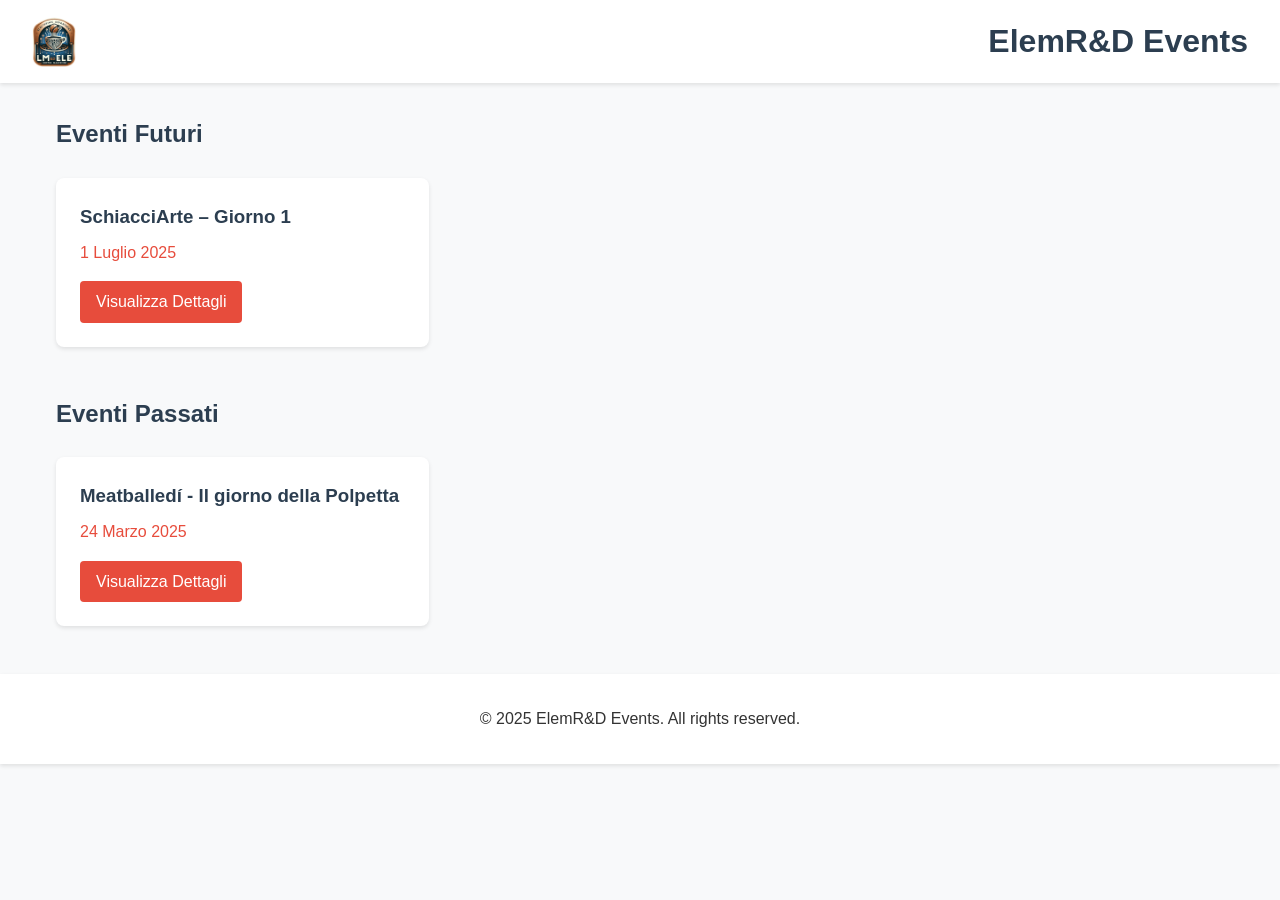
<file: index.html>
<!DOCTYPE html>
<html lang="it">
<head>
    <meta charset="UTF-8">
    <meta name="viewport" content="width=device-width, initial-scale=1.0">
    <title>ElemR&D Events</title>
    <link rel="stylesheet" href="styles.css">
</head>
<body>
    <header>
        <div class="logo-container">
            <!-- Logo placeholder - to be replaced with actual logo -->
            <img src="assets/logo.png" alt="ElemR&D Logo" class="logo">
        </div>
        <h1>ElemR&D Events</h1>
    </header>

    <main>
        <section class="events-section">
            <h2>Eventi Futuri</h2>
            <div class="events-grid">
                <div class="event-card">
                    <h3>SchiacciArte – Giorno 1</h3>
                    <p class="date">1 Luglio 2025</p>
                    <a href="schiacciarte.html" class="event-link">Visualizza Dettagli</a>
                </div>
                <!-- More upcoming events can be added here -->
            </div>
        </section>

        <section class="events-section">
            <h2>Eventi Passati</h2>
            <div class="events-grid">
                <div class="event-card">
                    <h3>Meatballedí - Il giorno della Polpetta</h3>
                    <p class="date">24 Marzo 2025</p>
                    <a href="meatballedi.html" class="event-link">Visualizza Dettagli</a>
                </div>
                <!-- Past events will be added here -->
            </div>
        </section>
    </main>

    <footer>
        <p>&copy; 2025 ElemR&D Events. All rights reserved.</p>
    </footer>
</body>
</html>
</file>
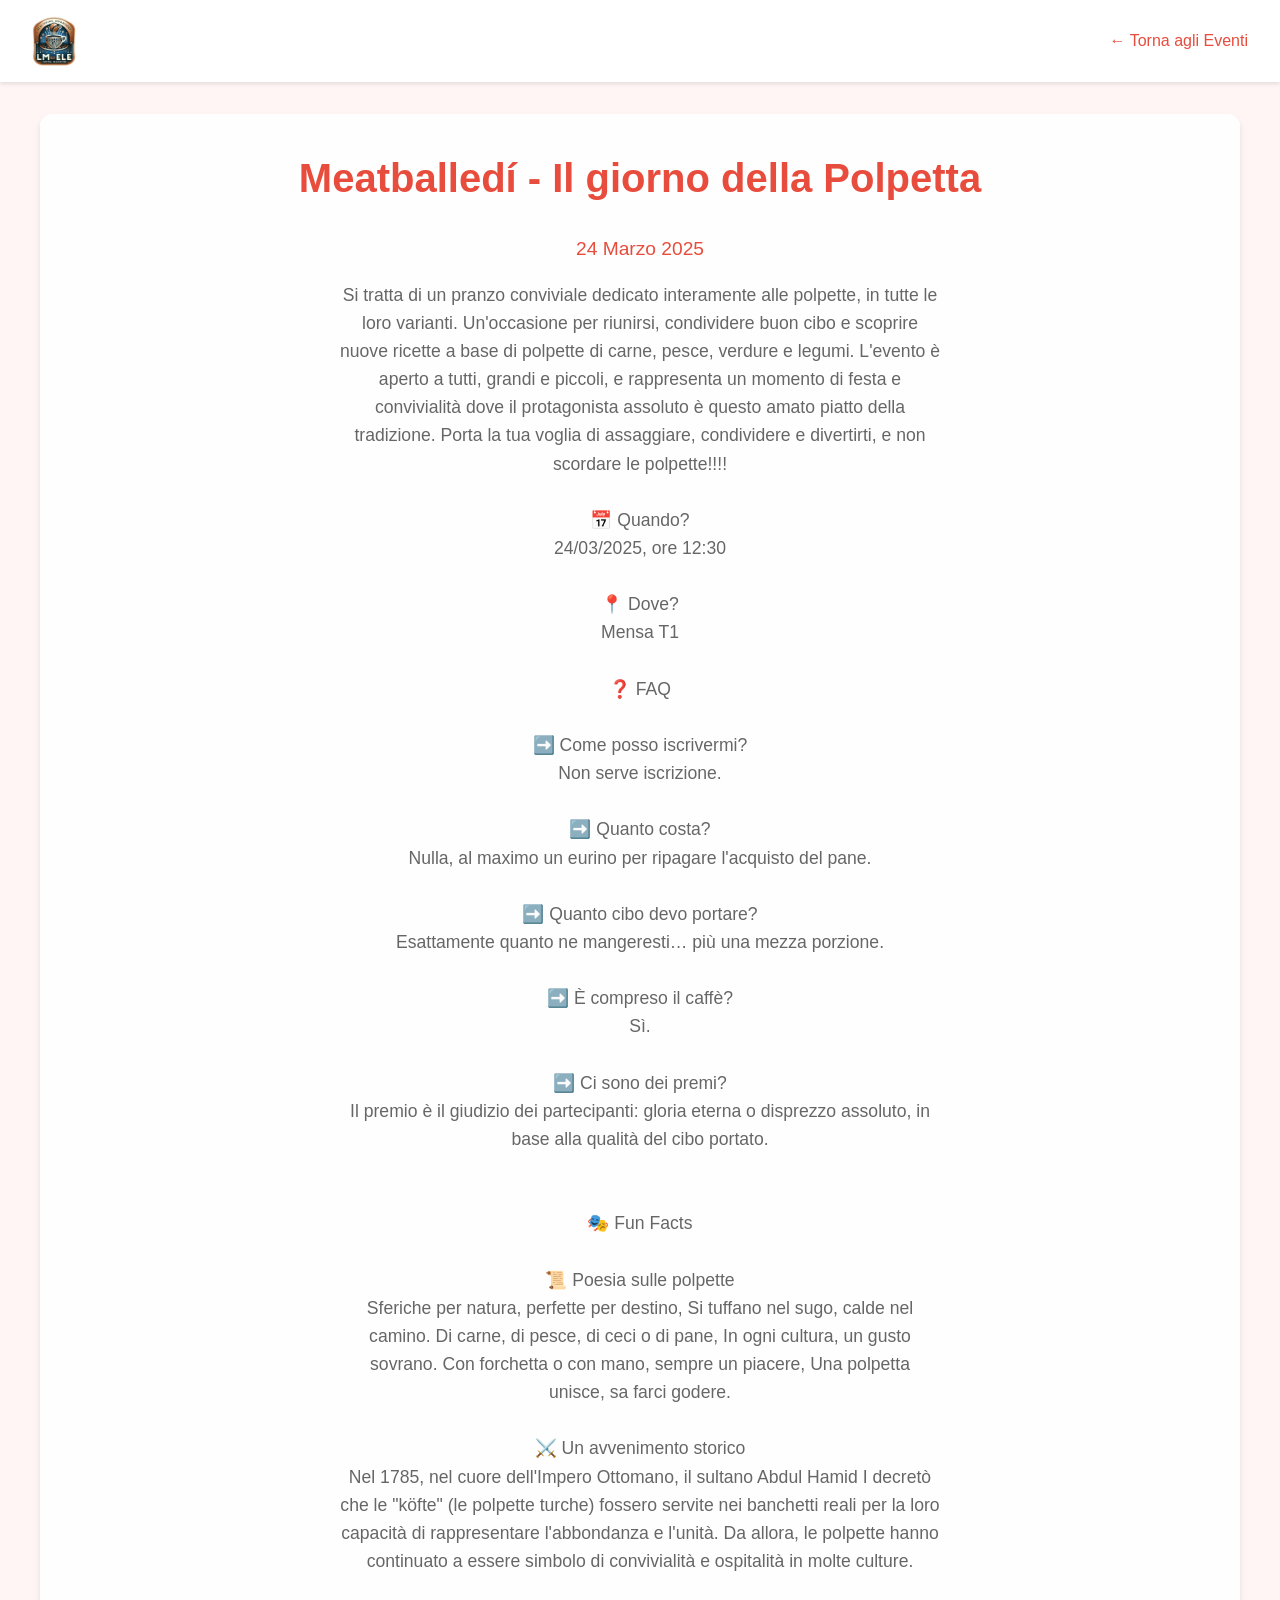
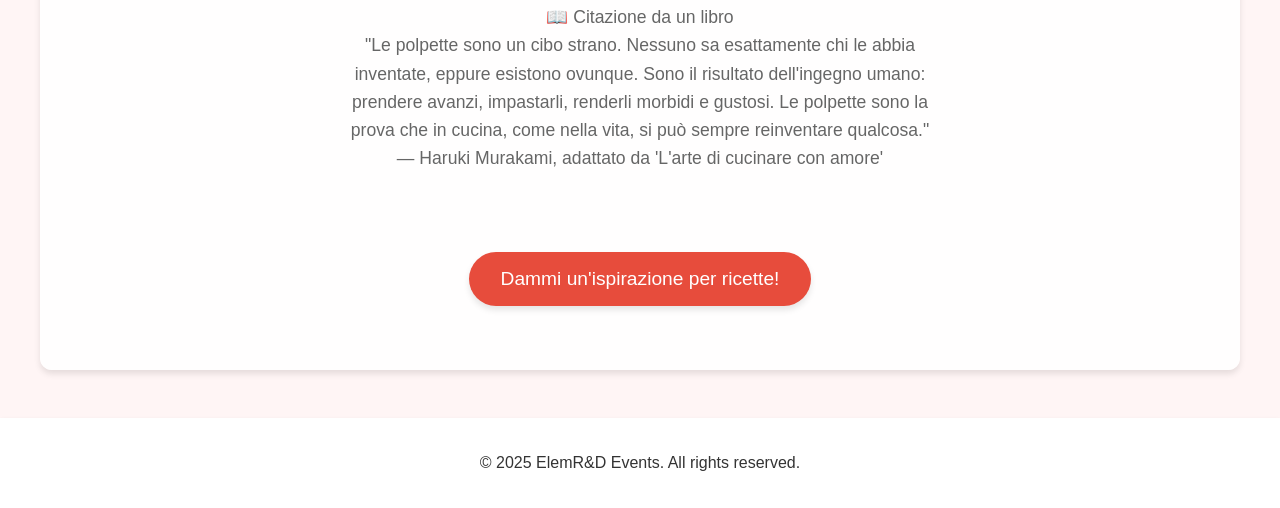
<file: meatballedi.html>
<!DOCTYPE html>
<html lang="it">
<head>
    <meta charset="UTF-8">
    <meta name="viewport" content="width=device-width, initial-scale=1.0">
    <title>Meatballedí - ElemR&D Events</title>
    <link rel="stylesheet" href="styles.css">
    <link rel="stylesheet" href="event-styles.css">
</head>
<body class="event-page">
    <div class="event-background"></div>
    
    <header>
        <div class="logo-container">
            <img src="assets/logo.png" alt="ElemR&D Logo" class="logo">
        </div>
        <a href="index.html" class="back-link">← Torna agli Eventi</a>
    </header>

    <main class="event-content">
        <h1>Meatballedí - Il giorno della Polpetta</h1>
        <div class="event-details">
            <p class="date">24 Marzo 2025</p>
            <p class="description">Si tratta di un pranzo conviviale dedicato interamente alle polpette, in tutte le loro varianti. Un'occasione per riunirsi, condividere buon cibo e scoprire nuove ricette a base di polpette di carne, pesce, verdure e legumi. 
                L'evento è aperto a tutti, grandi e piccoli, e rappresenta un momento di festa e convivialità dove il protagonista assoluto è questo amato piatto della tradizione. Porta la tua voglia di assaggiare, condividere e divertirti, e non scordare le polpette!!!!
                <br>
                <br>
                📅 Quando? <br> 24/03/2025, ore 12:30<br><br>
                📍 Dove? <br>Mensa T1<br>
                <br>
                ❓ FAQ
                <br><br>
                ➡️ Come posso iscrivermi?<br>
                Non serve iscrizione.
                <br><br>
                ➡️ Quanto costa?<br>
                Nulla, al maximo un eurino per ripagare l'acquisto del pane.
                <br><br>
                ➡️ Quanto cibo devo portare?<br>
                Esattamente quanto ne mangeresti… più una mezza porzione.
                <br><br>
                ➡️ È compreso il caffè?<br>
                Sì.
                <br> <br>           
                ➡️ Ci sono dei premi?<br>
                Il premio è il giudizio dei partecipanti: gloria eterna o disprezzo assoluto, in base alla qualità del cibo portato.
                <br><br><br>
                🎭 Fun Facts
                <br><br>
                📜 Poesia sulle polpette
                <br>
                Sferiche per natura, perfette per destino,
                Si tuffano nel sugo, calde nel camino.
                Di carne, di pesce, di ceci o di pane,
                In ogni cultura, un gusto sovrano.
                Con forchetta o con mano, sempre un piacere,
                Una polpetta unisce, sa farci godere.
                <br> <br>   
                ⚔️ Un avvenimento storico
                <br>
                Nel 1785, nel cuore dell'Impero Ottomano, il sultano Abdul Hamid I decretò che le "köfte" (le polpette turche) fossero servite nei banchetti reali per la loro capacità di rappresentare l'abbondanza e l'unità. Da allora, le polpette hanno continuato a essere simbolo di convivialità e ospitalità in molte culture.
                <br><br>
                📖 Citazione da un libro
                <br>
                "Le polpette sono un cibo strano. Nessuno sa esattamente chi le abbia inventate, eppure esistono ovunque. Sono il risultato dell'ingegno umano: prendere avanzi, impastarli, renderli morbidi e gustosi. Le polpette sono la prova che in cucina, come nella vita, si può sempre reinventare qualcosa."
                — Haruki Murakami, adattato da 'L'arte di cucinare con amore'</p>
        </div>

        <!-- <section class="recipes-section">
            <h2>Recipe Collection</h2>
            <div class="recipe-links">
                <a href="#" class="recipe-card">
                    <h3>Classic Italian Meatballs</h3>
                    <p>Traditional recipe with herbs and parmesan</p>
                </a>
                <a href="#" class="recipe-card">
                    <h3>Swedish Meatballs</h3>
                    <p>Creamy sauce and lingonberry jam</p>
                </a>
                <a href="#" class="recipe-card">
                    <h3>Vegetarian Meatballs</h3>
                    <p>Plant-based alternative</p>
                </a>
            </div>
        </section> -->

        <div class="inspiration-section">
            <button id="inspirationButton" class="inspiration-button">Dammi un'ispirazione per ricette!</button>
        </div>
    </main>

    <footer>
        <p>&copy; 2025 ElemR&D Events. All rights reserved.</p>
    </footer>

    <script src="meatball-recipes.js"></script>
    <script src="event-animation.js"></script>
    <script>
        document.getElementById('inspirationButton').addEventListener('click', function() {
            const randomRecipe = meatballRecipes[Math.floor(Math.random() * meatballRecipes.length)];
            const searchUrl = `https://www.google.com/search?q=${encodeURIComponent(randomRecipe)}`;
            window.open(searchUrl, '_blank');
        });
    </script>
</body>
</html>
</file>
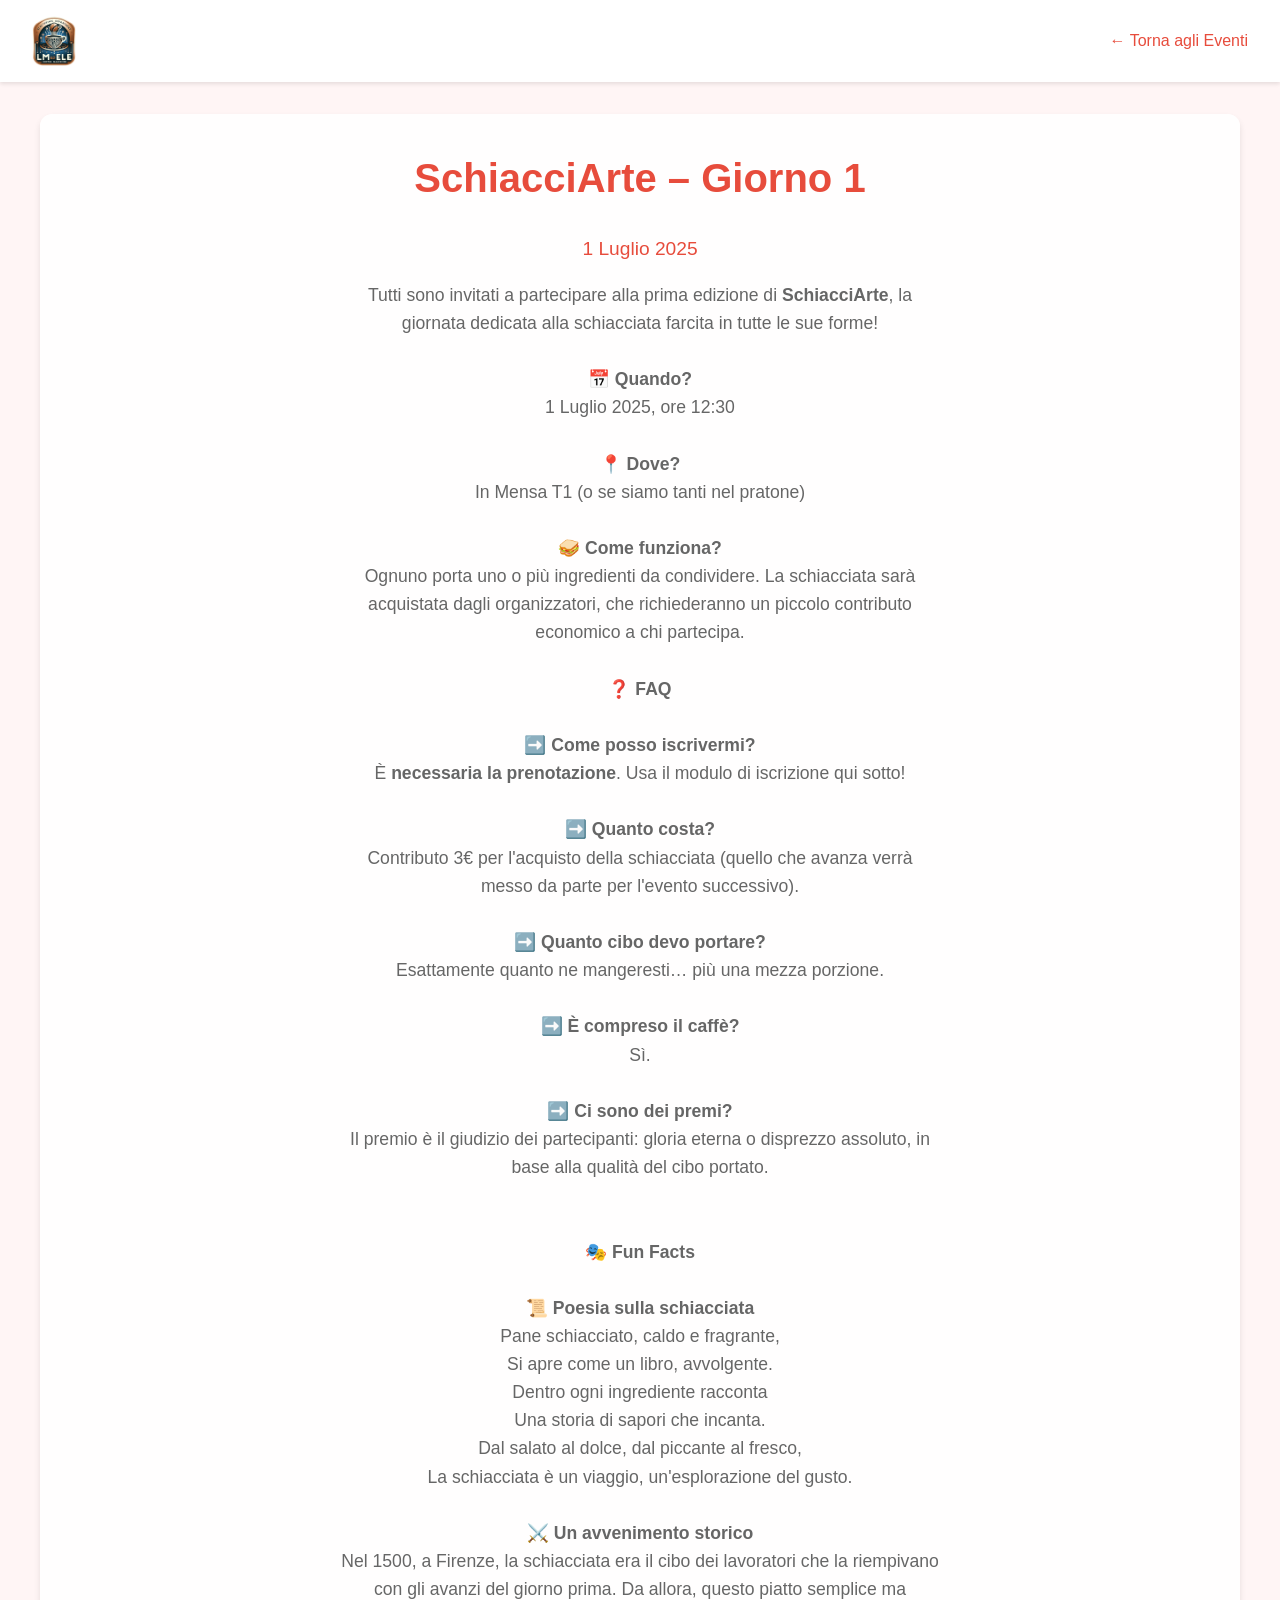
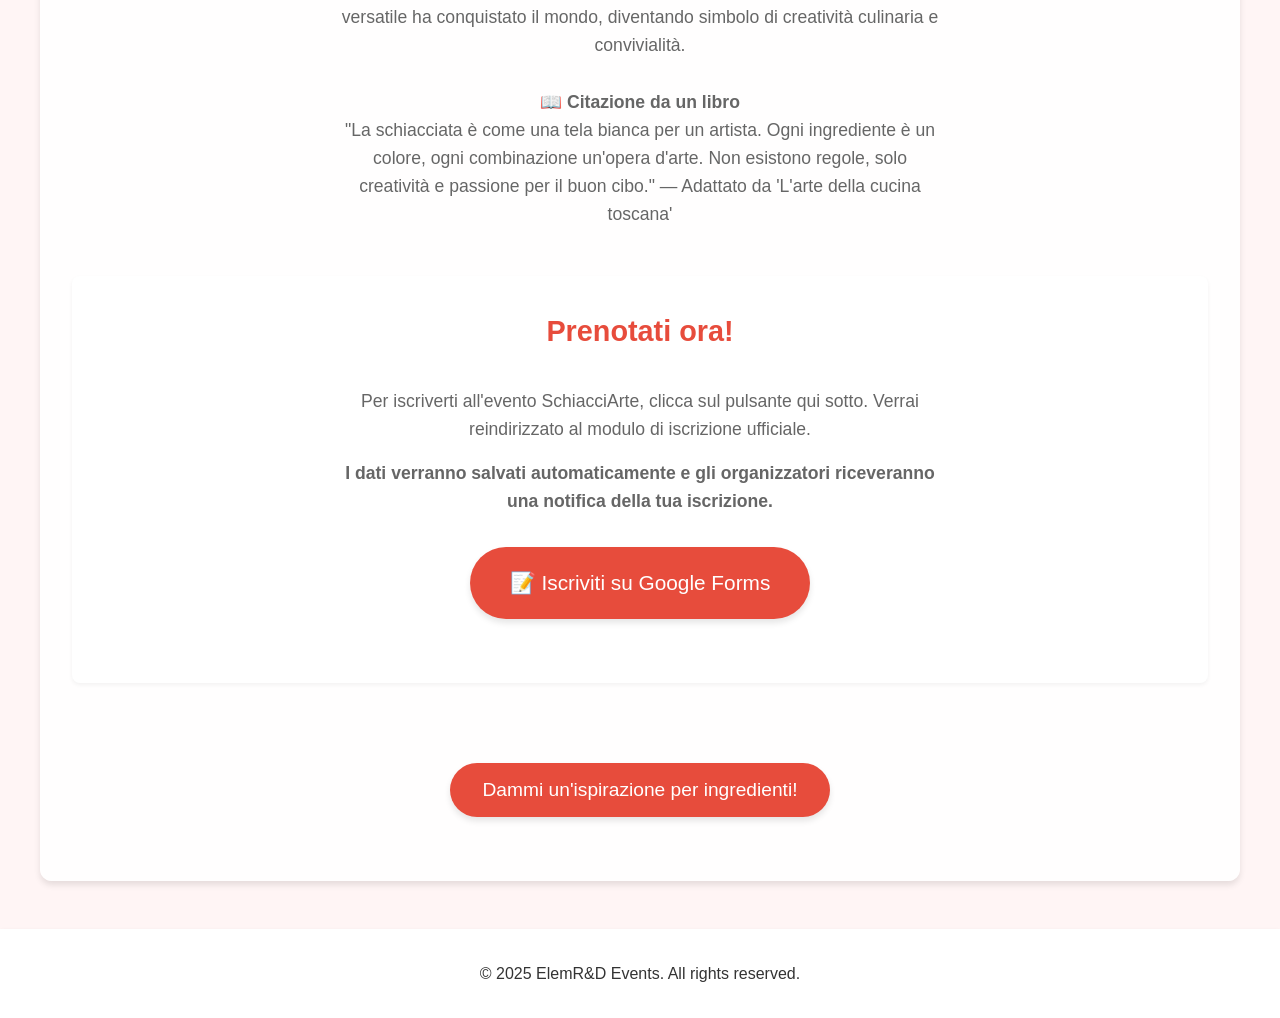
<file: schiacciarte.html>
<!DOCTYPE html>
<html lang="it">
<head>
    <meta charset="UTF-8">
    <meta name="viewport" content="width=device-width, initial-scale=1.0">
    <title>SchiacciArte – Giorno 1 - ElemR&D Events</title>
    <link rel="stylesheet" href="styles.css">
    <link rel="stylesheet" href="event-styles.css">
</head>
<body class="event-page">
    <div class="event-background"></div>
    
    <header>
        <div class="logo-container">
            <img src="assets/logo.png" alt="ElemR&D Logo" class="logo">
        </div>
        <a href="index.html" class="back-link">← Torna agli Eventi</a>
    </header>

    <main class="event-content">
        <h1>SchiacciArte – Giorno 1</h1>
        <div class="event-details">
            <p class="date">1 Luglio 2025</p>
            <p class="description">
                Tutti sono invitati a partecipare alla prima edizione di <strong>SchiacciArte</strong>, la giornata dedicata alla schiacciata farcita in tutte le sue forme!
                <br><br>
                📅 <strong>Quando?</strong><br> 
                1 Luglio 2025, ore 12:30
                <br><br>
                📍 <strong>Dove?</strong><br> 
                In Mensa T1 (o se siamo tanti nel pratone)
                <br><br>
                🥪 <strong>Come funziona?</strong><br>
                Ognuno porta uno o più ingredienti da condividere. La schiacciata sarà acquistata dagli organizzatori, che richiederanno un piccolo contributo economico a chi partecipa.
                <br><br>
                ❓ <strong>FAQ</strong>
                <br><br>
                ➡️ <strong>Come posso iscrivermi?</strong><br>
                È <strong>necessaria la prenotazione</strong>. Usa il modulo di iscrizione qui sotto!
                <br><br>
                ➡️ <strong>Quanto costa?</strong><br>
                Contributo 3€ per l'acquisto della schiacciata  (quello che avanza verrà messo da parte per l'evento successivo).
                <br><br>
                ➡️ <strong>Quanto cibo devo portare?</strong><br>
                Esattamente quanto ne mangeresti… più una mezza porzione.
                <br><br>
                ➡️ <strong>È compreso il caffè?</strong><br>
                Sì.
                <br><br>
                ➡️ <strong>Ci sono dei premi?</strong><br>
                Il premio è il giudizio dei partecipanti: gloria eterna o disprezzo assoluto, in base alla qualità del cibo portato.
                <br><br><br>
                🎭 <strong>Fun Facts</strong>
                <br><br>
                📜 <strong>Poesia sulla schiacciata</strong><br>
                Pane schiacciato, caldo e fragrante,<br>
                Si apre come un libro, avvolgente.<br>
                Dentro ogni ingrediente racconta<br>
                Una storia di sapori che incanta.<br>
                Dal salato al dolce, dal piccante al fresco,<br>
                La schiacciata è un viaggio, un'esplorazione del gusto.
                <br><br>
                ⚔️ <strong>Un avvenimento storico</strong><br>
                Nel 1500, a Firenze, la schiacciata era il cibo dei lavoratori che la riempivano con gli avanzi del giorno prima. Da allora, questo piatto semplice ma versatile ha conquistato il mondo, diventando simbolo di creatività culinaria e convivialità.
                <br><br>
                📖 <strong>Citazione da un libro</strong><br>
                "La schiacciata è come una tela bianca per un artista. Ogni ingrediente è un colore, ogni combinazione un'opera d'arte. Non esistono regole, solo creatività e passione per il buon cibo."
                — Adattato da 'L'arte della cucina toscana'
            </p>
        </div>

        <!-- Form di iscrizione -->
        <section class="registration-section">
            <h2>Prenotati ora!</h2>
            <div class="registration-info">
                <p>Per iscriverti all'evento SchiacciArte, clicca sul pulsante qui sotto. Verrai reindirizzato al modulo di iscrizione ufficiale.</p>
                <p><strong>I dati verranno salvati automaticamente e gli organizzatori riceveranno una notifica della tua iscrizione.</strong></p>
            </div>
            
            <div class="google-form-link">
                <a href="https://docs.google.com/forms/d/e/1FAIpQLSd0z6A7fyzJBUA8NEahuUJm88xYtF_iZYlFQA8LNTu1cHnDfA/viewform?usp=sharing&ouid=103584848537398776048" target="_blank" class="google-form-button">
                    📝 Iscriviti su Google Forms
                </a>
            </div>

        </section>

        <div class="inspiration-section">
            <button id="inspirationButton" class="inspiration-button">Dammi un'ispirazione per ingredienti!</button>
        </div>
    </main>

    <footer>
        <p>&copy; 2025 ElemR&D Events. All rights reserved.</p>
    </footer>

    <script src="event-animation.js"></script>
    <script src="schiacciate-recipes.js"></script>
    <script>
        document.getElementById('inspirationButton').addEventListener('click', function() {
            const randomRecipe = schiacciateRecipes[Math.floor(Math.random() * schiacciateRecipes.length)];
            const searchUrl = `https://www.google.com/search?q=${encodeURIComponent(randomRecipe + " ricetta")}`;
            window.open(searchUrl, '_blank');
        });
    </script>
</body>
</html>
</file>
<file: styles.css>
:root {
    --primary-color: #2c3e50;
    --secondary-color: #e74c3c;
    --background-color: #f8f9fa;
    --text-color: #333;
    --card-background: #ffffff;
    --shadow: 0 2px 4px rgba(0,0,0,0.1);
}

* {
    margin: 0;
    padding: 0;
    box-sizing: border-box;
}

body {
    font-family: 'Segoe UI', Tahoma, Geneva, Verdana, sans-serif;
    line-height: 1.6;
    color: var(--text-color);
    background-color: var(--background-color);
}

header {
    background-color: var(--card-background);
    padding: 1rem 2rem;
    box-shadow: var(--shadow);
    display: flex;
    align-items: center;
    justify-content: space-between;
}

.logo-container {
    display: flex;
    align-items: center;
}

.logo {
    height: 50px;
    width: auto;
}

h1 {
    color: var(--primary-color);
    font-size: 2rem;
    margin: 0;
}

main {
    max-width: 1200px;
    margin: 2rem auto;
    padding: 0 1rem;
}

.events-section {
    margin-bottom: 3rem;
}

h2 {
    color: var(--primary-color);
    margin-bottom: 1.5rem;
    font-size: 1.5rem;
}

.events-grid {
    display: grid;
    grid-template-columns: repeat(auto-fill, minmax(300px, 1fr));
    gap: 1.5rem;
}

.event-card {
    background-color: var(--card-background);
    padding: 1.5rem;
    border-radius: 8px;
    box-shadow: var(--shadow);
    transition: transform 0.2s ease;
}

.event-card:hover {
    transform: translateY(-5px);
}

.event-card h3 {
    color: var(--primary-color);
    margin-bottom: 0.5rem;
}

.date {
    color: var(--secondary-color);
    font-weight: 500;
    margin-bottom: 1rem;
}

.event-link {
    display: inline-block;
    padding: 0.5rem 1rem;
    background-color: var(--secondary-color);
    color: white;
    text-decoration: none;
    border-radius: 4px;
    transition: background-color 0.2s ease;
}

.event-link:hover {
    background-color: #c0392b;
}

footer {
    text-align: center;
    padding: 2rem;
    background-color: var(--card-background);
    margin-top: 3rem;
    box-shadow: var(--shadow);
}

@media (max-width: 768px) {
    header {
        flex-direction: column;
        text-align: center;
        gap: 1rem;
    }

    .events-grid {
        grid-template-columns: 1fr;
    }
}
</file>
<file: event-styles.css>
.event-page {
    position: relative;
    overflow-x: hidden;
    background-color: #fff5f5;
}

.event-background {
    position: fixed;
    top: 0;
    left: 0;
    width: 100%;
    height: 100%;
    z-index: -1;
    pointer-events: none;
}

.event-hero-image {
    width: 100%;
    height: 300px;
    overflow: hidden;
    position: relative;
    margin-bottom: 2rem;
}

.hero-image {
    width: 100%;
    height: 100%;
    object-fit: cover;
    object-position: center;
}

.back-link {
    color: var(--secondary-color);
    text-decoration: none;
    font-weight: 500;
    transition: color 0.2s ease;
}

.back-link:hover {
    color: #c0392b;
}

.event-content {
    background-color: rgba(255, 255, 255, 0.9);
    padding: 2rem;
    border-radius: 12px;
    box-shadow: 0 4px 6px rgba(0, 0, 0, 0.1);
    margin-top: 2rem;
}

.event-content h1 {
    color: var(--secondary-color);
    font-size: 2.5rem;
    text-align: center;
    margin-bottom: 1.5rem;
}

.event-details {
    text-align: center;
    margin-bottom: 3rem;
}

.event-details .date {
    font-size: 1.2rem;
    margin-bottom: 1rem;
}

.event-details .description {
    font-size: 1.1rem;
    color: #666;
    max-width: 600px;
    margin: 0 auto;
}

.recipes-section {
    background-color: white;
    padding: 2rem;
    border-radius: 8px;
    box-shadow: 0 2px 4px rgba(0, 0, 0, 0.05);
}

.recipe-links {
    display: grid;
    grid-template-columns: repeat(auto-fit, minmax(250px, 1fr));
    gap: 1.5rem;
    margin-top: 1.5rem;
}

.recipe-card {
    background-color: #fff;
    padding: 1.5rem;
    border-radius: 8px;
    box-shadow: 0 2px 4px rgba(0, 0, 0, 0.1);
    text-decoration: none;
    color: var(--text-color);
    transition: transform 0.2s ease, box-shadow 0.2s ease;
    border: 2px solid transparent;
}

.recipe-card:hover {
    transform: translateY(-5px);
    box-shadow: 0 4px 8px rgba(0, 0, 0, 0.15);
    border-color: var(--secondary-color);
}

.recipe-card h3 {
    color: var(--primary-color);
    margin-bottom: 0.5rem;
}

.recipe-card p {
    color: #666;
    font-size: 0.9rem;
}

.inspiration-section {
    text-align: center;
    margin-top: 3rem;
    padding: 2rem;
}

.inspiration-button {
    background-color: var(--secondary-color);
    color: white;
    border: none;
    padding: 1rem 2rem;
    font-size: 1.2rem;
    border-radius: 50px;
    cursor: pointer;
    transition: all 0.3s ease;
    box-shadow: 0 4px 6px rgba(0, 0, 0, 0.1);
}

.inspiration-button:hover {
    transform: translateY(-2px);
    box-shadow: 0 6px 8px rgba(0, 0, 0, 0.2);
    background-color: #c0392b;
}

.inspiration-button:active {
    transform: translateY(0);
}

@media (max-width: 768px) {
    .event-content {
        padding: 1rem;
    }

    .event-content h1 {
        font-size: 2rem;
    }

    .recipe-links {
        grid-template-columns: 1fr;
    }

    .inspiration-button {
        padding: 0.8rem 1.6rem;
        font-size: 1rem;
    }
}

/* Stili per la sezione di registrazione */
.registration-section {
    background-color: white;
    padding: 2rem;
    border-radius: 8px;
    box-shadow: 0 2px 4px rgba(0, 0, 0, 0.05);
    margin-top: 2rem;
}

.registration-section h2 {
    color: var(--secondary-color);
    text-align: center;
    margin-bottom: 2rem;
    font-size: 1.8rem;
}

.registration-info {
    text-align: center;
    margin-bottom: 2rem;
    max-width: 600px;
    margin-left: auto;
    margin-right: auto;
}

.registration-info p {
    margin-bottom: 1rem;
    font-size: 1.1rem;
    color: #666;
}

.google-form-link {
    text-align: center;
    margin-bottom: 2rem;
}

.google-form-button {
    display: inline-block;
    background-color: var(--secondary-color);
    color: white;
    text-decoration: none;
    padding: 1.2rem 2.5rem;
    font-size: 1.3rem;
    border-radius: 50px;
    transition: all 0.3s ease;
    box-shadow: 0 4px 6px rgba(0, 0, 0, 0.1);
    font-weight: 500;
}

.google-form-button:hover {
    transform: translateY(-2px);
    box-shadow: 0 6px 8px rgba(0, 0, 0, 0.2);
    background-color: #c0392b;
    color: white;
}

.google-form-button:active {
    transform: translateY(0);
}

.form-fields-preview {
    background-color: #f8f9fa;
    padding: 1.5rem;
    border-radius: 8px;
    border-left: 4px solid var(--secondary-color);
}

.form-fields-preview h3 {
    color: var(--primary-color);
    margin-bottom: 1rem;
    font-size: 1.2rem;
}

.form-fields-preview ul {
    list-style: none;
    padding: 0;
}

.form-fields-preview li {
    margin-bottom: 0.5rem;
    font-size: 1rem;
    color: #666;
}

.form-fields-preview li strong {
    color: var(--primary-color);
}

/* Responsive per la sezione di registrazione */
@media (max-width: 768px) {
    .registration-section {
        padding: 1rem;
    }
    
    .google-form-button {
        padding: 1rem 2rem;
        font-size: 1.1rem;
    }
    
    .registration-info p {
        font-size: 1rem;
    }
}
</file>
